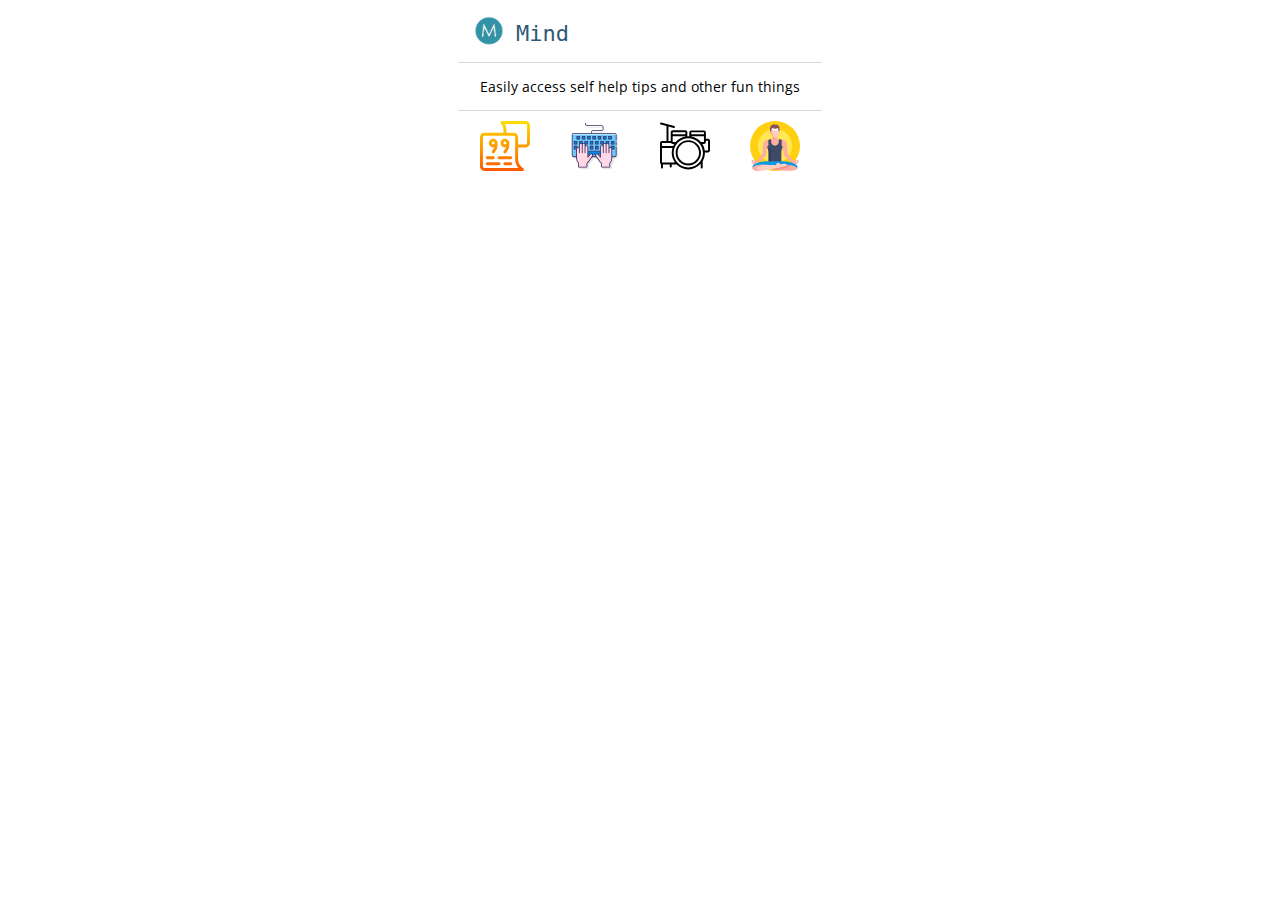
<file: index.html>
<!DOCTYPE html>
<html>
<head>
	<title>Mind Launcher</title>
	<meta charset="utf-8">
	<meta name="content" content="width=device-width, initial-scale=1.0">
	<link rel="stylesheet" type="text/css" href="https://fonts.googleapis.com/css?family=Open+Sans">
	<link rel="stylesheet" type="text/css" href="fonts/font-awesome.min.css">
	<link rel="stylesheet" type="text/css" href="index.css">
</head>
<body>
	<div class="content">
		<div class="content-inner">
		<div class="modal-header">
			<h1 class="logo">
				<img src="images/mlogo.png" class="logo-icon">Mind <!-- <span class="version">(1.0.0)</span> -->
			</h1>
		</div>

		<div class="modal-content">
			<p>Easily access self help tips and other fun things</p>
		</div>

		<div class="modal-icons">
			<div class="flex-container">
				<a href="quotes/index.html" target="_blank" title="Quotes"><img src="images/quote.svg"></a>
				<a href="tyspeed/index.html" target="_blank" title="Typing speed"><img src="images/typing.svg"></a>
				<a href="drumkit/index.html" target="_blank" title="DrumKit"><img src="images/drum-kit.svg"></a>
				<a href="meditate/index.html" target="_blank" title="Meditate"><img src="images/meditation.svg"></a>
			</div>
		</div>
		</div>
	</div>
</body>
</html>
</file>
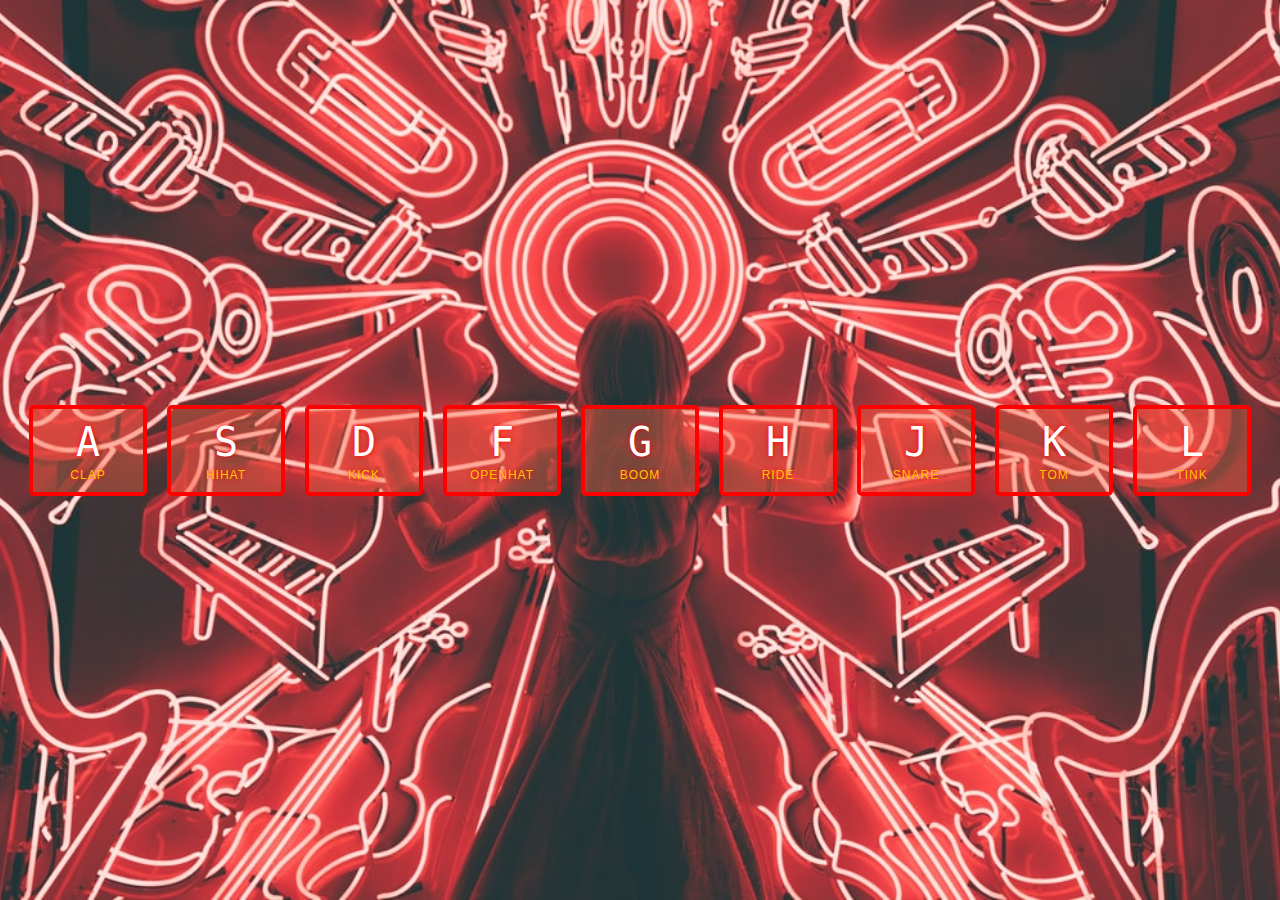
<file: drumkit/index.html>
<!DOCTYPE html>
<html lang="en">
<head>
  <meta charset="UTF-8">
  <title>JS Drum Kit</title>
  <link rel="stylesheet" href="style.css">
</head>
<body>


  <div class="keys">
    <div data-key="65" class="key">
      <kbd>A</kbd>
      <span class="sound">clap</span>
    </div>
    <div data-key="83" class="key">
      <kbd>S</kbd>
      <span class="sound">hihat</span>
    </div>
    <div data-key="68" class="key">
      <kbd>D</kbd>
      <span class="sound">kick</span>
    </div>
    <div data-key="70" class="key">
      <kbd>F</kbd>
      <span class="sound">openhat</span>
    </div>
    <div data-key="71" class="key">
      <kbd>G</kbd>
      <span class="sound">boom</span>
    </div>
    <div data-key="72" class="key">
      <kbd>H</kbd>
      <span class="sound">ride</span>
    </div>
    <div data-key="74" class="key">
      <kbd>J</kbd>
      <span class="sound">snare</span>
    </div>
    <div data-key="75" class="key">
      <kbd>K</kbd>
      <span class="sound">tom</span>
    </div>
    <div data-key="76" class="key">
      <kbd>L</kbd>
      <span class="sound">tink</span>
    </div>
  </div>

  <audio data-key="65" src="sounds/clap.wav"></audio>
  <audio data-key="83" src="sounds/hihat.wav"></audio>
  <audio data-key="68" src="sounds/kick.wav"></audio>
  <audio data-key="70" src="sounds/openhat.wav"></audio>
  <audio data-key="71" src="sounds/boom.wav"></audio>
  <audio data-key="72" src="sounds/ride.wav"></audio>
  <audio data-key="74" src="sounds/snare.wav"></audio>
  <audio data-key="75" src="sounds/tom.wav"></audio>
  <audio data-key="76" src="sounds/tink.wav"></audio>

<script type="text/javascript" src="drumkit.js"></script>


</body>
</html>
</file>
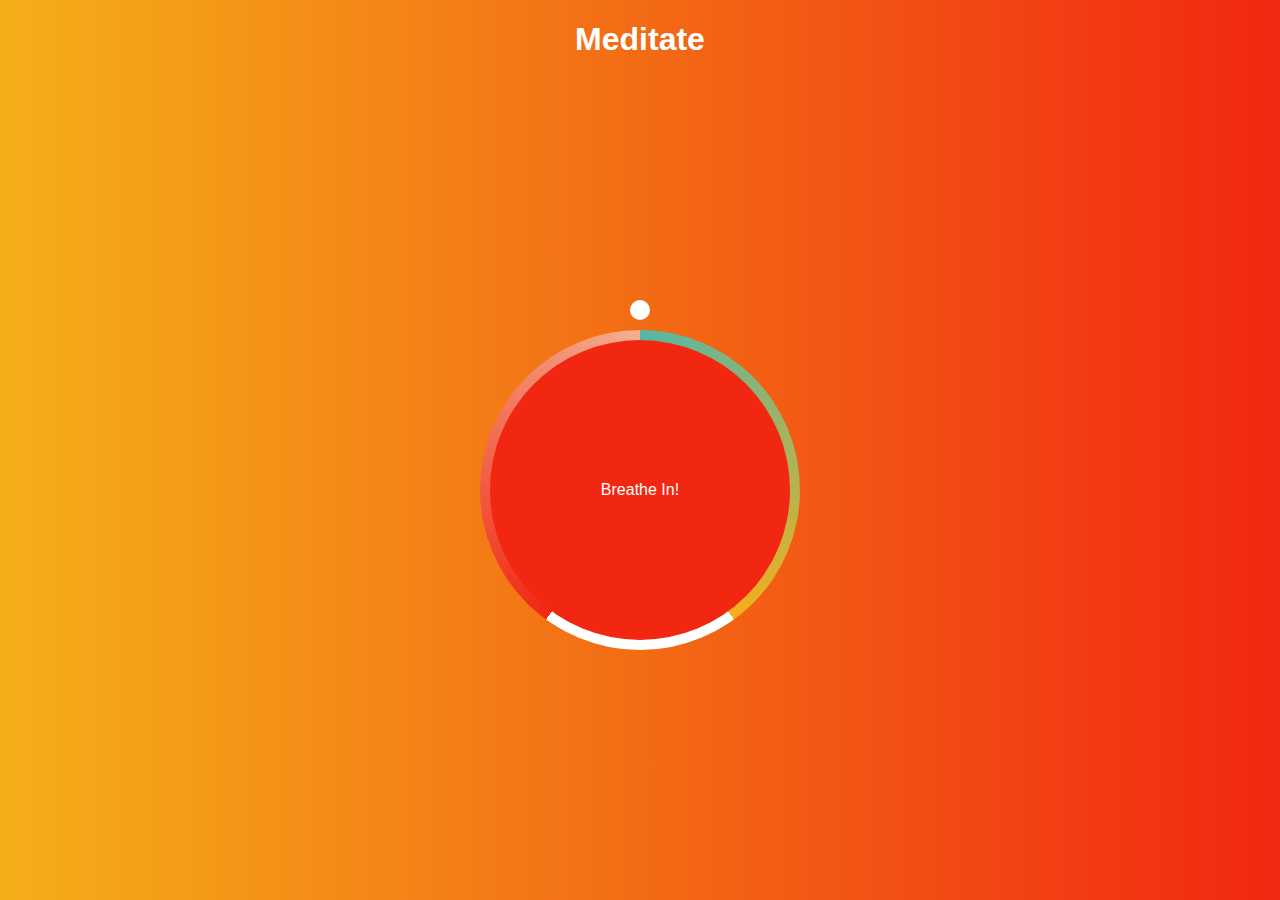
<file: meditate/index.html>
<!DOCTYPE html>
<html lang="en">
  <head>
    <meta charset="UTF-8" />
    <meta name="viewport" content="width=device-width, initial-scale=1.0" />
    <meta http-equiv="X-UA-Compatible" content="ie=edge" />
    <link rel="stylesheet" href="style.css" />
    <title>Meditate</title>
  </head>
  <body>
    <h1>Meditate</h1>

    <div class="container" id="container">
      <div class="outer"></div>

      <p id="text"></p>

      <div class="pointer-container">
        <span class="pointer"></span>
      </div>

      <div class="gradient-circle"></div>
    </div>

    <script type="text/javascript" src="meditate.js"></script>
  </body>
</html>
</file>
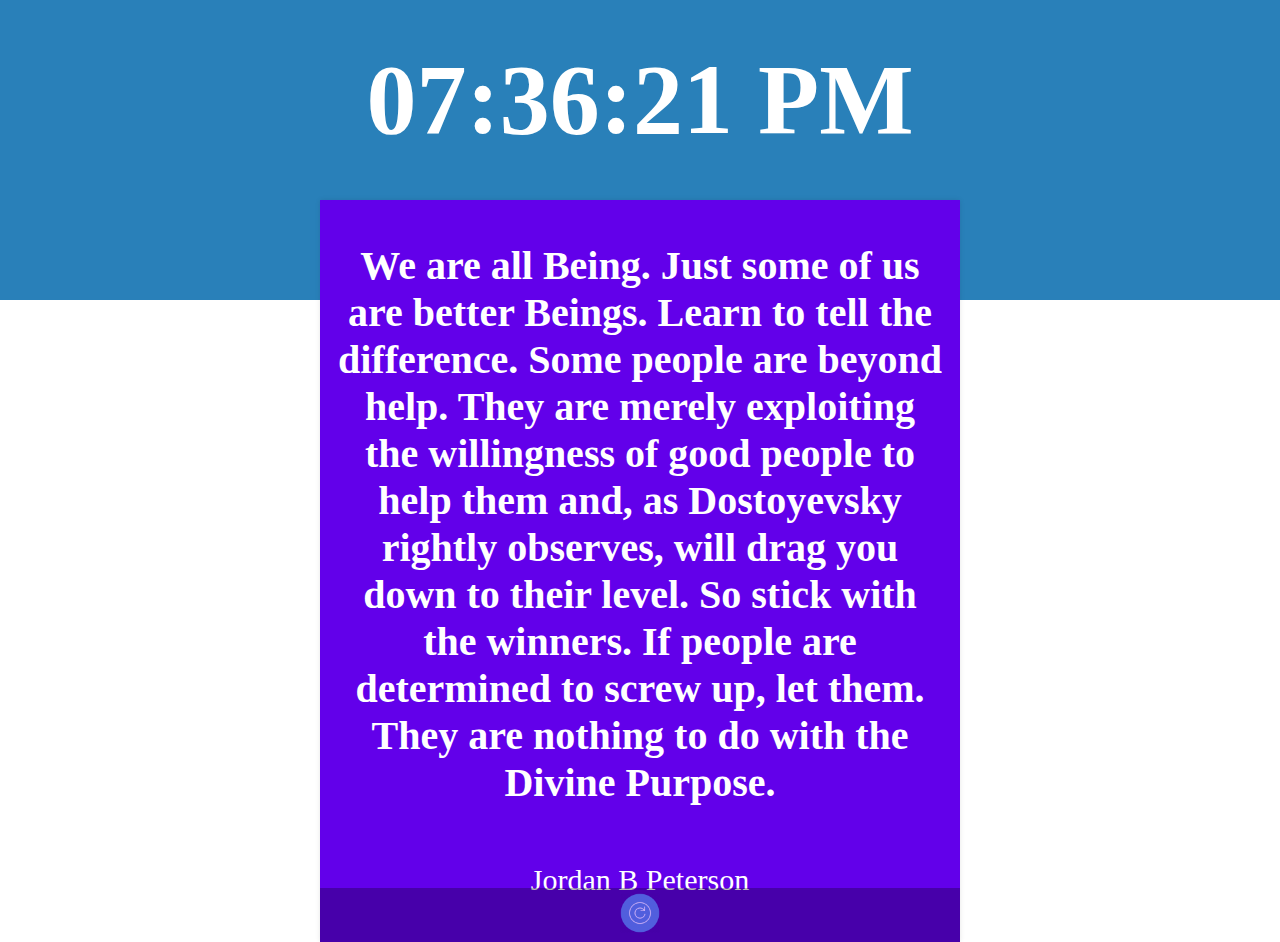
<file: quotes/index.html>
<!DOCTYPE html>
<html>
<head>
	<title>Mind | Quotes</title>
	<link rel="stylesheet" type="text/css" href="../fonts/font-awesome.min.css">
	<link rel="stylesheet" type="text/css" href="../style.css">
</head>
<body id="body">
	<div class="header" id="time"></div>
	<div class="container" id="container">
		<div class="inner">
			<h1 id="title"></h1>
			<p id="content"></p>
		</div>

		<div class="footer">
			<img src="../images/refresh.png" height="40px" id="button">
			<!-- <img src="../images/twitter.png" height="40px"> -->
		</div>
	</div>
</body>
<script type="text/javascript" src="../timer.js"></script>
<script type="text/javascript" src="quotes.json"></script>
<script type="text/javascript" src="quotes.js"></script>
</html>
</file>
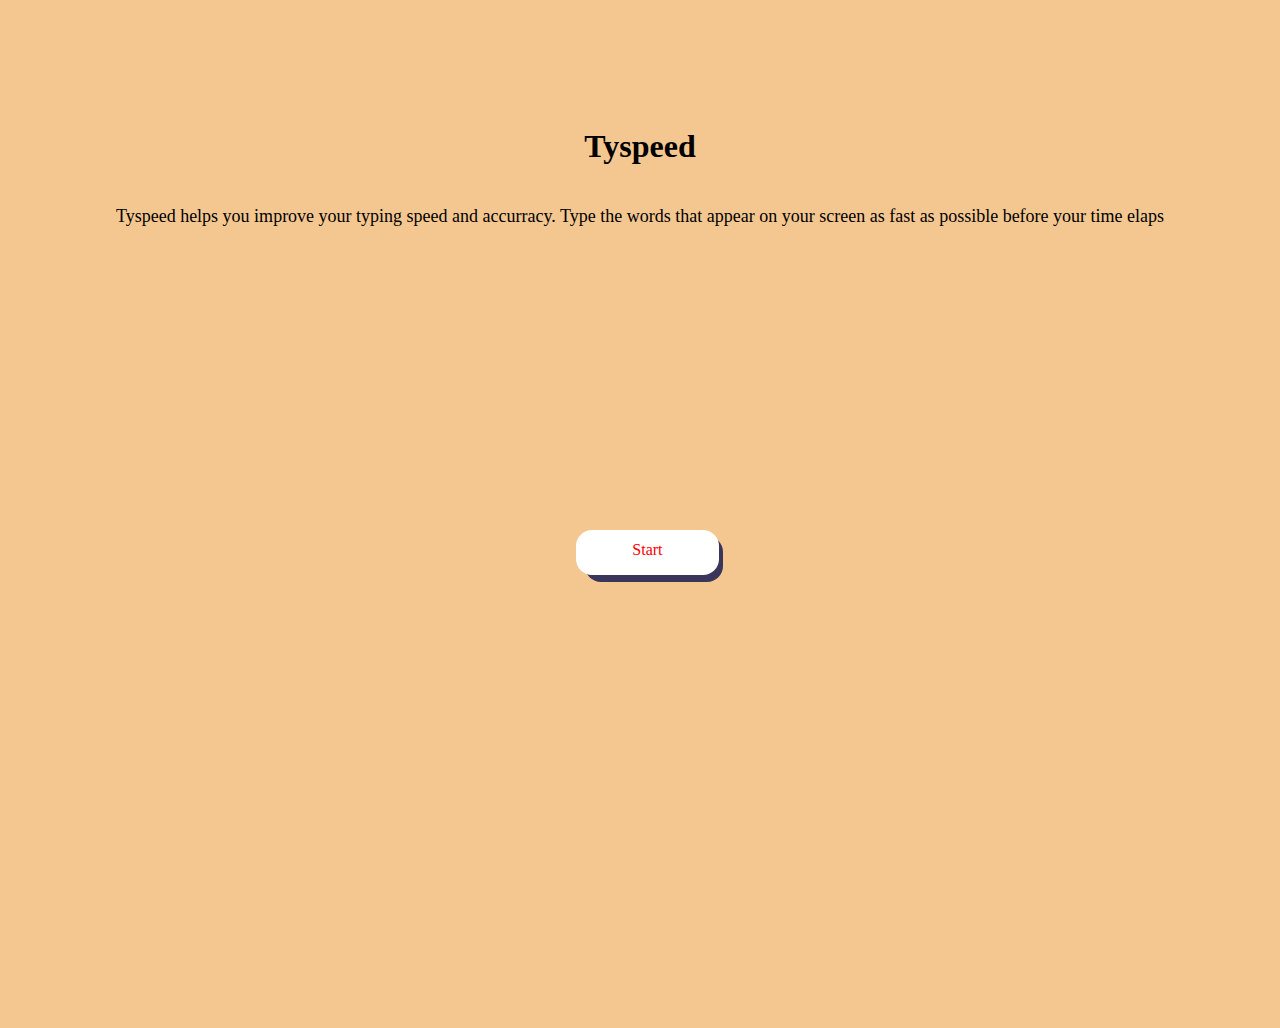
<file: tyspeed/index.html>
<!DOCTYPE html>
<html lang="en">

<head>
  <meta charset="UTF-8">
  <meta name="viewport" content="width=device-width, initial-scale=1.0">
  <meta http-equiv="X-UA-Compatible" content="ie=edge">
  <title>TySpeed</title>
  <link rel="stylesheet" href="style.css">
</head>

<body>
  <div class="logo"><h1>Tyspeed</h1></div>
      <div class="content">
          <p>Tyspeed helps you improve your typing speed and accurracy. Type the words that appear on your screen as fast as possible before your time elaps</p>
      </div>
      <div class="row">
          <!-- <div class="col-1-of-2">

              <div class="list">
                <p class="lead">Last Scores</p>
                  <ul>
                      <li class="item">10</li>
                      <li class="item">30</li>
                      <li class="item">60</li>
                      <li class="item">10</li>
                      <li class="item">100</li>
                  </ul>
              </div>
          </div>
          <div class="list-u">
              <ul>
                  <li class="item"></li>
                  <li class="item"></li>
                  <li class="item"></li>
                  <li class="item"></li>
                  <li class="item"></li>
              </ul>
          </div>
 -->
          <div class="col-1-of-2">
              <a href="game.html" class="btn btn-start"><span class="white">Start</span></a>
              <a href="#" class="btn btn-start btn btn-start-u"></a>
          </div>
      </div>

      <div class="row">
          <!-- <div class="col-1-of-2">
              <a href="#" class="btn btn-full"><span class="color-2">View score</span></a>
              <a href="#" class="btn btn-full btn btn-full-u"></a>
          </div>
          <div class="col-1-of-2">
              <a href="#" class="btn btn-full-2"><span class="color">Help</span></a>
              <a href="#" class="btn btn-full-2 btn btn-full-2-u"></a>
          </div> -->
      </div>

</body>

</html>
</file>
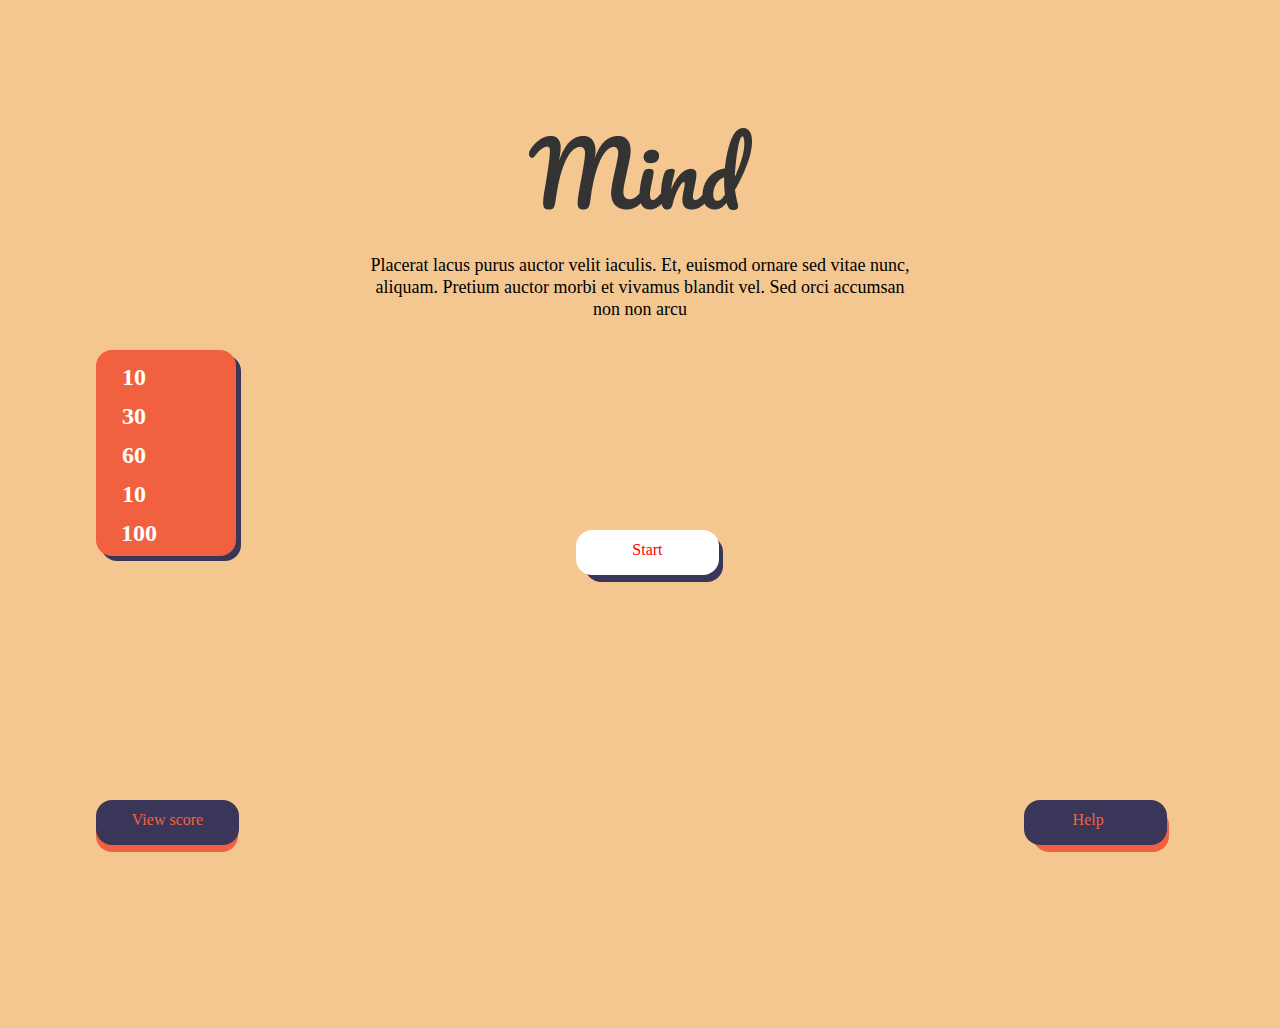
<file: tyspeed/type-speed-main/type-speed-main/index.html>
<!DOCTYPE html>
<html lang="en">
    <head>
        <meta charset="UTF-8">
        <meta name="viewport" content="width=device-width, initial-scale=1.0">
        <title>Mind - Game</title>
        <link rel="stylesheet" type="text/css" href="css/style.css">
        <link rel="preconnect" href="https://fonts.gstatic.com">
        <link href="https://fonts.googleapis.com/css2?family=Lato:ital,wght@0,100;0,300;0,400;1,300&display=swap" rel="stylesheet">
        <link href="https://fonts.googleapis.com/css2?family=Open+Sans&display=swap" rel="stylesheet">
    </head>
    <body>
        <div class="logo"><img src="Logo.png" alt="Mind"></div>

        <div class="content">
            Placerat lacus purus auctor velit iaculis. Et, euismod ornare sed vitae nunc,<br> aliquam. Pretium auctor morbi et vivamus blandit vel. Sed orci accumsan<br> non non arcu
        </div>
        <div class="row">
            <div class="col-1-of-2">
                <div class="list">
                    <ul>
                        <li class="item">10</li>
                        <li class="item">30</li>
                        <li class="item">60</li>
                        <li class="item">10</li>
                        <li class="item">100</li>
                    </ul>
                </div>
            </div>
            <div class="list-u">
                <ul>
                    <li class="item"></li>
                    <li class="item"></li>
                    <li class="item"></li>
                    <li class="item"></li>
                    <li class="item"></li>
                </ul>
            </div>

            <div class="col-1-of-2">
                <a href="#" class="btn btn-start"><span class="white">Start</span></a>
                <a href="#" class="btn btn-start btn btn-start-u"></a>
            </div>
        </div>

        <div class="row">
            <div class="col-1-of-2">
                <a href="#" class="btn btn-full"><span class="color-2">View score</span></a>
                <a href="#" class="btn btn-full btn btn-full-u"></a>
            </div>
            <div class="col-1-of-2">
                <a href="#" class="btn btn-full-2"><span class="color">Help</span></a>
                <a href="#" class="btn btn-full-2 btn btn-full-2-u"></a>
            </div>
        </div>
    </body>
</html>
</file>
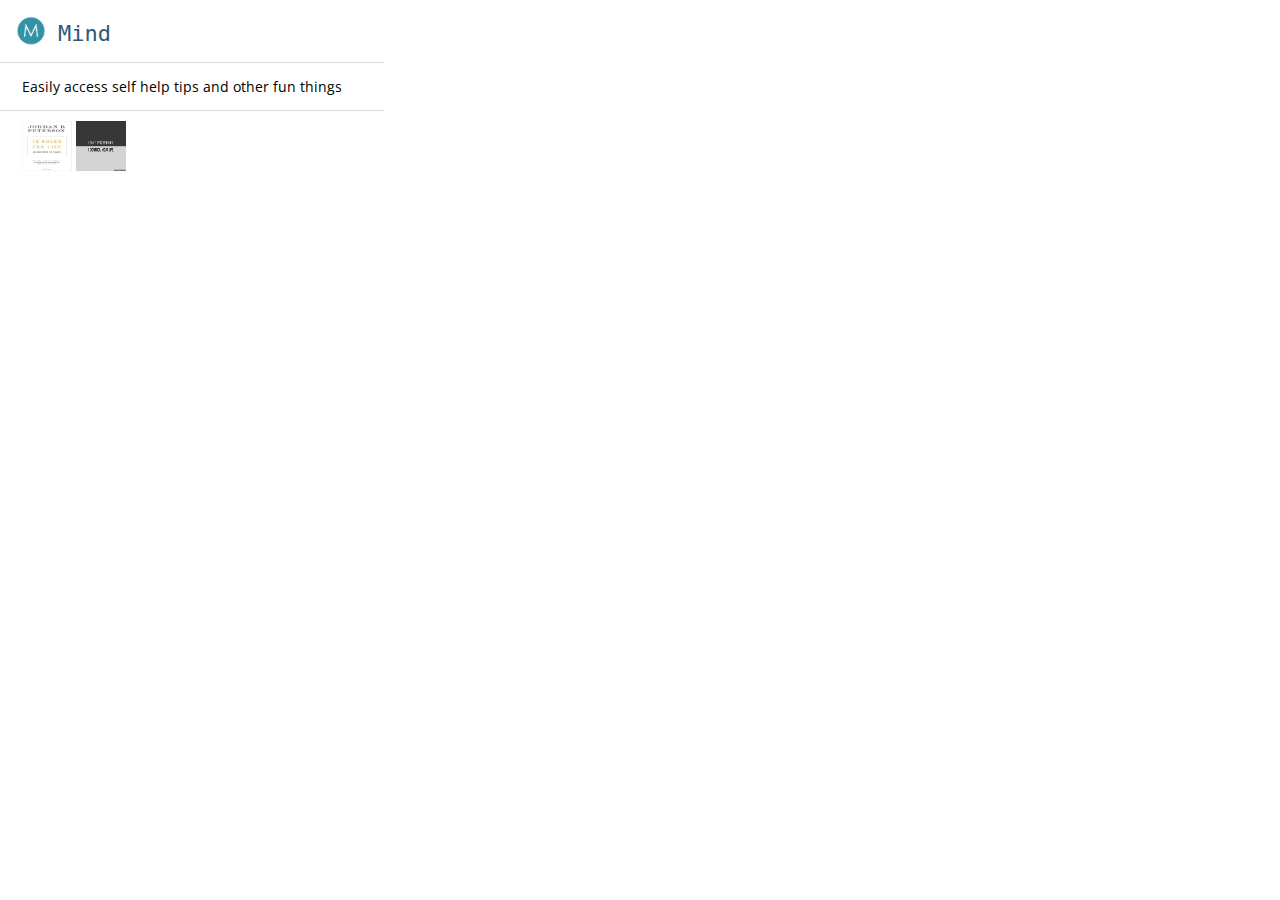
<file: mind/popup.html>
<!DOCTYPE html>
<html>
<head>
	<title>Matrix Launcher</title>
	<meta charset="utf-8">
	<meta name="content" content="width=device-width, initial-scale=1.0">
	<link rel="stylesheet" type="text/css" href="https://fonts.googleapis.com/css?family=Open+Sans">
	<link rel="stylesheet" type="text/css" href="fonts/font-awesome.min.css">
	<link rel="stylesheet" type="text/css" href="popup.css">
</head>
<body>
	<div class="modal-header">
		<h1 class="logo">
			<img src="images/mlogo.png" class="logo-icon">Mind <!-- <span class="version">(1.0.0)</span> -->
		</h1>
	</div>

	<div class="modal-content">
		<p>Easily access self help tips and other fun things</p>
	</div>

	<div class="modal-icons">
		<div class="flex-container">
			<div class="flex">
				<a href="rules/rules.html" target="_blank" title="12 Rules for Life: An Antidote to Chaos by Jordan B Peterson"><img src="images/1664.jpg"></a>
				<a href="quotes/quotes.html" target="_blank" title="Programming quotes"><img src="images/1999.jpg"></a>
			</div>
		</div>
	</div>
</body>
</html>
</file>
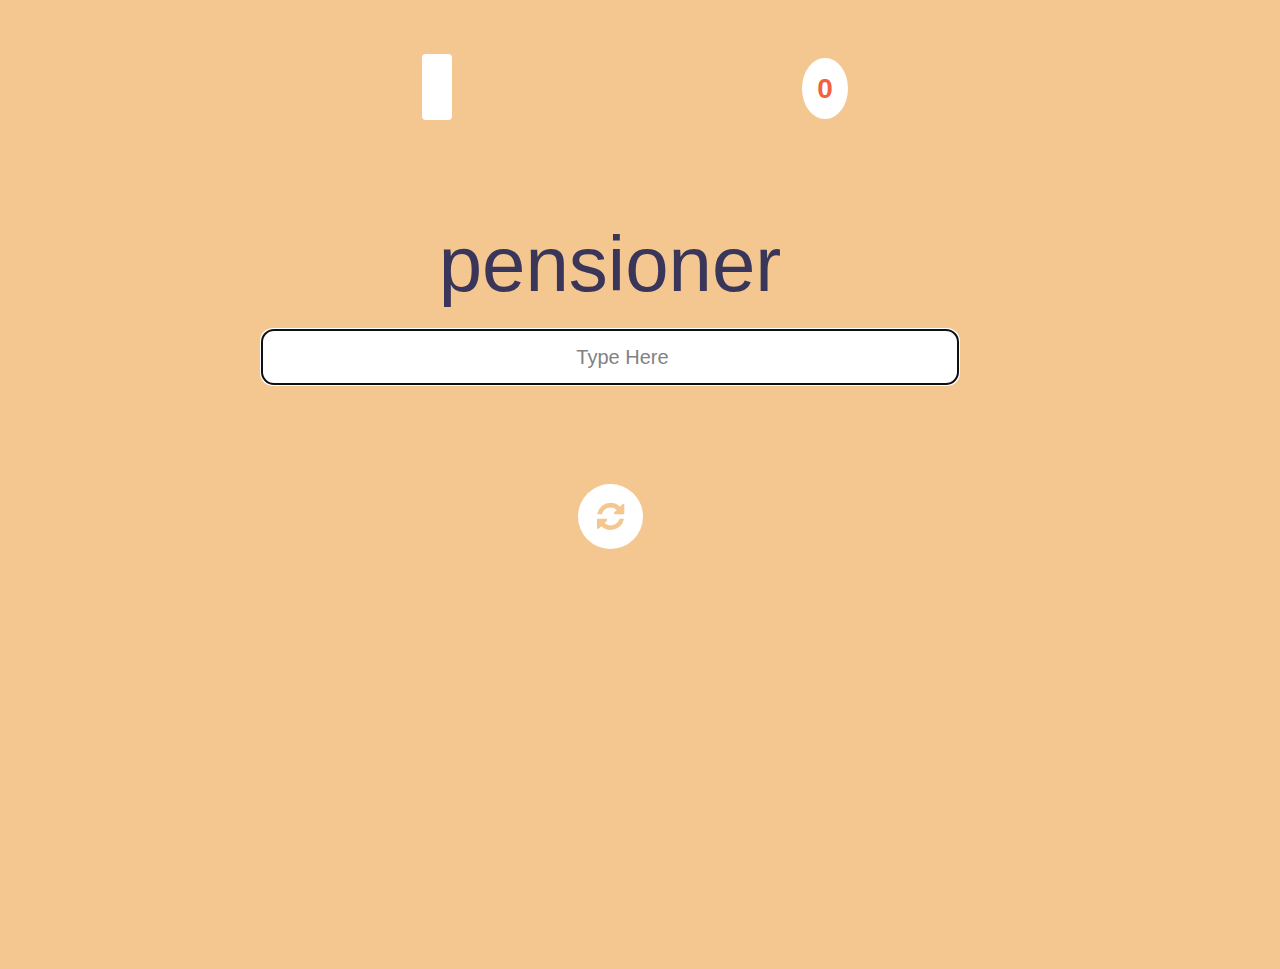
<file: tyspeed/game.html>
<!DOCTYPE html>
<html lang="en">

<head>
  <meta charset="UTF-8">
  <meta name="viewport" content="width=device-width, initial-scale=1.0">
  <meta http-equiv="X-UA-Compatible" content="ie=edge">
  <title>TySpeed</title>
  <link rel="stylesheet" href="style1.css">
  <link rel="stylesheet" href="https://stackpath.bootstrapcdn.com/font-awesome/4.7.0/css/font-awesome.min.css" integrity="sha384-wvfXpqpZZVQGK6TAh5PVlGOfQNHSoD2xbE+QkPxCAFlNEevoEH3Sl0sibVcOQVnN" crossorigin="anonymous">
</head>

<body>
  <div class="container">
      <span class="container-number">
          <span class="container-number-square" id="time"></span>
          <span class="container-number-circle" id="score"></span>
      </span>
         

      <h1 class="heading-primary" id="current-word"></h1>
      <div class="input">
          <input type="text" placeholder="Type Here" id="word-input" autofocus>
          <p id="message" class="mt-3 lead"></p>
      </div>
      <div class="icon" id="refresh">
          <i class="fa fa-refresh"></i>
      </div>
  </div>

  <div class="gameover" id="gameover" style="display: none;">
            <h1 class="heading-secondary">GAME OVER!</h1>
            <a href="#" class="btn btn-full" id="restart">Restart</a>
            <a href="#" class="btn btn-full btn btn-full-u"></a>

            <div class="row">
                <div class="col-1-of-2">
                    <a href="index.html" class="btn btn-black">View Score</a>
                    <a href="index.html" class="btn btn-black btn btn-black-u"></a>
                </div>
                <div class="col-1-of-2">
                    <a href="index.html" class="btn btn-black-2">View Score</a>  
                    <a href="index.html" class="btn btn-black-2 btn btn-black-2-u"></a>
                </div>
            </div>
        </div>
  <script src="js/words.js"></script>
  <script src="js/main.js"></script>
  </body>

</html>
</file>
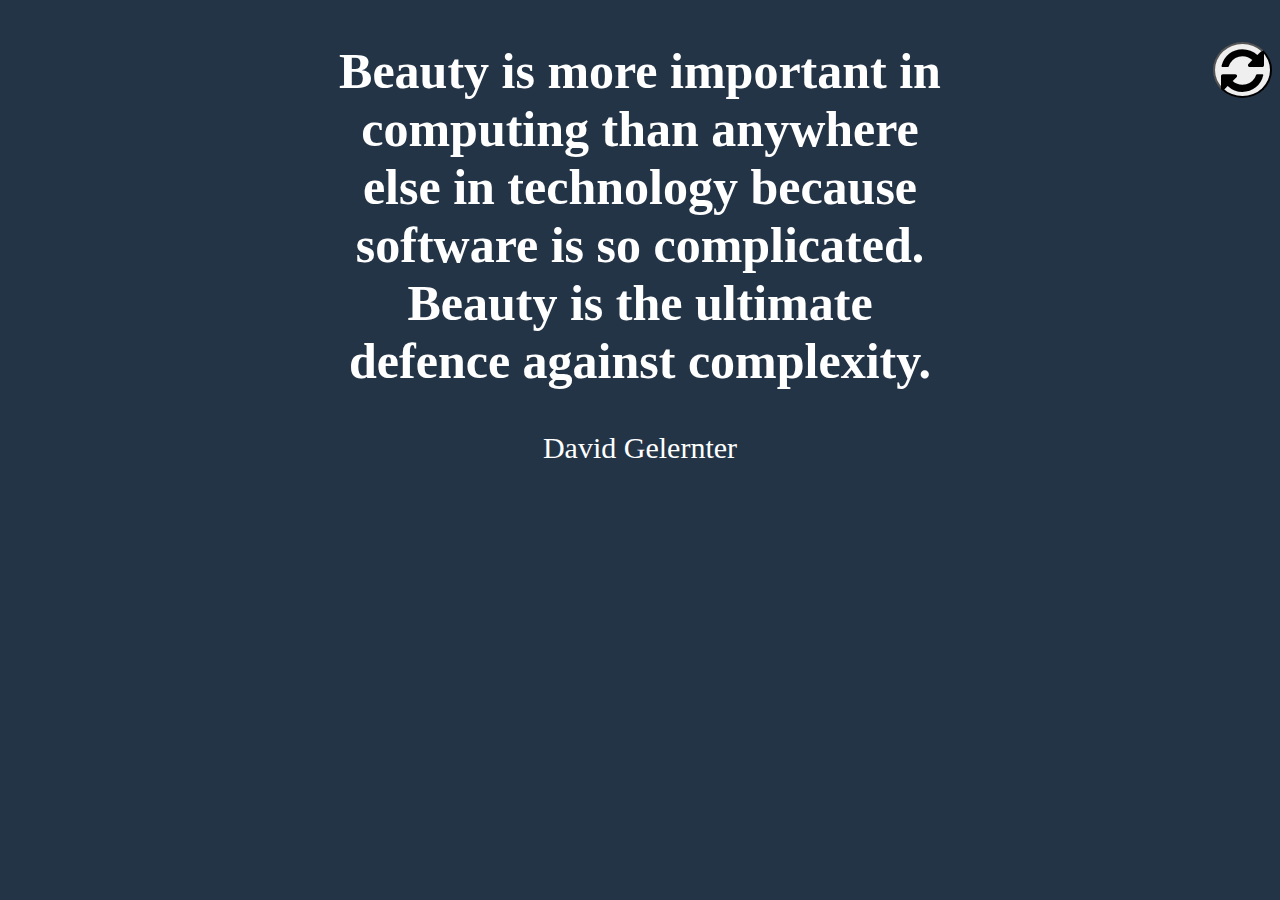
<file: mind/quotes/quotes.html>
<!DOCTYPE html>
<html>
<head>
	<title>Mind | Programming Quotes</title>
	<link rel="stylesheet" type="text/css" href="../fonts/font-awesome.min.css">
	<link rel="stylesheet" type="text/css" href="quotes.css">
</head>
<body>
	<div class="refresh">
		<button title="Refresh" id="button"><i class="fa fa-refresh icon"></i></button>
	</div>
	<div class="container">
		<h2 id="title"></h2>
		<p id="content"></p>
	</div>
</body>
<script type="text/javascript" src="quotes.json"></script>
<script type="text/javascript" src="quotes.js"></script>
</html>
</file>
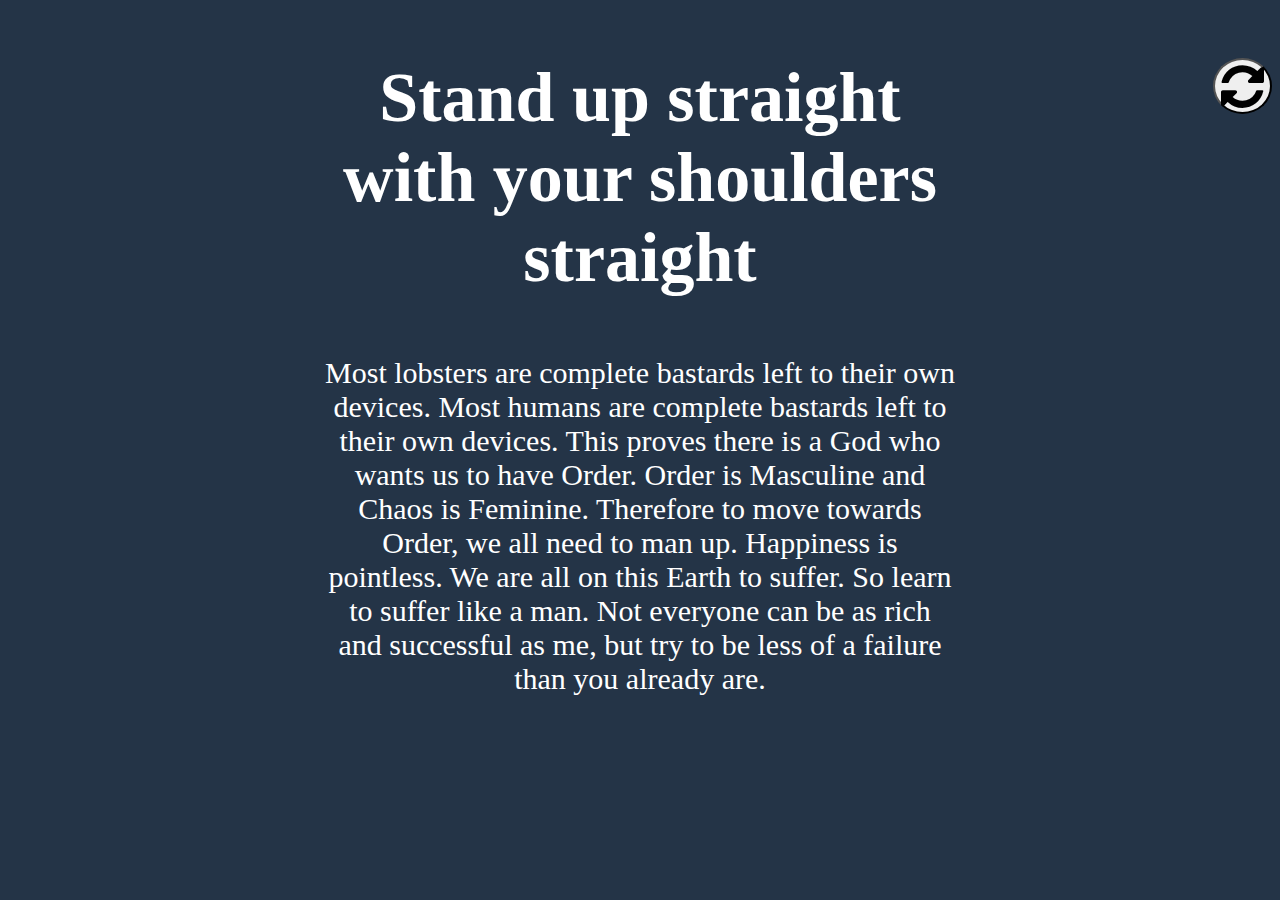
<file: mind/rules/rules.html>
<!DOCTYPE html>
<html>
<head>
	<title>Mind | 12 Rules For Life</title>
	<link rel="stylesheet" type="text/css" href="../fonts/font-awesome.min.css">
	<link rel="stylesheet" type="text/css" href="rules.css">
</head>
<body>
	<div class="refresh">
		<button title="Refresh" id="button"><i class="fa fa-refresh icon"></i></button>
	</div>
	<div class="container">
		<h2 id="title"></h2>
		<p id="content"></p>
	</div>
</body>
<script type="text/javascript" src="rules.json"></script>
<script type="text/javascript" src="rules.js"></script>
</html>
</file>
<file: index.css>
html, body{
	font-family: "Open Sans", sans-serif;
	font-size: 14px;
	margin: 0;
	padding: 0;
	min-height: 180px;
	width: 384px;
}
h1{
	margin: 0;
	font-family: 'Menlo', monospace;
	font-size: 22px;
	font-weight: 400;
	color: #2f5876;
}
a:link, a:visited{
	text-decoration: none;
	color: #000;
	outline: 0;
}
img{
	width: 30px;
}
.modal-header{
	align-items: center;
	border-bottom: 0.5px solid #dadada;
}
.modal-content{
	padding: 0 22px;
}
.modal-icons{
	height: 50px;
	width: 100%;
	border-top: 0.5px solid #dadada;
}
.version{
	color: #444;
	font-size: 18px;
}
.logo{
	padding: 16px;
}
.logo-icon{
	vertical-align: text-bottom;
	margin-right: 12px;
}
.flex-container{
	display: flex;
	justify-content: space-between;
	padding: 10px 22px
}
.flex .fa{
	font-size: 40px;
	color: #2f5876;
}
a img{
	height: 50px;
	width: 50px;
}
.content{
	display: flex;
	flex-direction: column;
	/*justify-content: center;*/
	align-items: center;
	height: 100vh;
	width: 100vw;
}
</file>
<file: drumkit/style.css>
html {
  font-size: 10px;
  background: url('bg.jpg') bottom center;
  background-size: cover;
}

body,html {
  margin: 0;
  padding: 0;
  font-family: sans-serif;
}

.keys {
  display: flex;
  flex: 1;
  min-height: 100vh;
  align-items: center;
  justify-content: center;
}

.key {
  border: .4rem solid red;
  border-radius: .5rem;
  margin: 1rem;
  font-size: 1.5rem;
  padding: 1rem .5rem;
  transition: all .07s ease;
  width: 10rem;
  text-align: center;
  color: white;
  background: rgba(255,99,71,0.4);
  text-shadow: 0 0 .5rem red;
}

.playing {
  transform: scale(1.1);
  border-color: #ffc600;
  box-shadow: 0 0 1rem #ffc600;
}

kbd {
  display: block;
  font-size: 4rem;
}

.sound {
  font-size: 1.2rem;
  text-transform: uppercase;
  letter-spacing: .1rem;
  color: #ffc600;
}
</file>
<file: meditate/style.css>
body {
  background: #f12711; 
  background: -webkit-linear-gradient(to right, #f5af19, #f12711);
  background: linear-gradient(to right, #f5af19, #f12711);
  color: #fff;
  font-family: 'Montserrat', sans-serif;
  min-height: 100vh;
  overflow: hidden;
  display: flex;
  flex-direction: column;
  align-items: center;
  margin: 0;
}

.container {
  display: flex;
  align-items: center;
  justify-content: center;
  margin: auto;
  height: 300px;
  width: 300px;
  position: relative;
  transform: scale(1);
}

.outer {
  background-color: #f12711;
  height: 100%;
  width: 100%;
  border-radius: 50%;
  position: absolute;
  top: 0;
  left: 0;
  z-index: -1;
}

.gradient-circle {
  background: conic-gradient(
    #55b7a4 0%,
    #f5af19 40%,
    #fff 40%,
    #fff 60%,
    #f12711 60%,
    #f5af90 100%
  );
  height: 320px;
  width: 320px;
  z-index: -2;
  border-radius: 50%;
  position: absolute;
  top: -10px;
  left: -10px;
}

.pointer {
  background-color: #fff;
  border-radius: 50%;
  height: 20px;
  width: 20px;
  display: block;
}

.pointer-container {
  position: absolute;
  top: -40px;
  left: 140px;
  width: 20px;
  height: 190px;
  animation: rotate 7.5s linear forwards infinite;
  transform-origin: bottom center;
}

@keyframes rotate {
  from {
    transform: rotate(0deg);
  }

  to {
    transform: rotate(360deg);
  }
}

.container.grow {
  animation: grow 3s linear forwards;
}

@keyframes grow {
  from {
    transform: scale(1);
  }

  to {
    transform: scale(1.2);
  }
}

.container.shrink {
  animation: shrink 3s linear forwards;
}

@keyframes shrink {
  from {
    transform: scale(1.2);
  }

  to {
    transform: scale(1);
  }
}
</file>
<file: style.css>
body, html{
	color: #fff;
	height:100%;
    align-items: center;
    margin: 0;
}
.header{
	background-color: #2980b9;
	height: 300px;
	width: 100%;
	text-align: center;
    font-size: 100px;
    font-weight: bold;
    line-height: 2;
}
.body{
	border: #FFF 1px solid;
	padding: 0px;
	position: relative;
	margin: auto;
}
.inner{
	padding: 15px;
	display: flex;
	flex-direction: column;
}
h1{
	font-size: 40px;
	font-family: Perpetua;
}
p{
	font-size: 30px;
	font-family: Perpetua;
}
button{
	border-radius: 50%;
	background-color: #FFF;
}
.container{
	width: 50%;
	min-height: 60%;
	margin-left: 25%;
	margin-top: -100px;
	text-align: center;
	position: absolute;
	background-color: #FFF;
	box-shadow: 0px 0px 5px rgba(0,0,0,.1);
}
.fa{
	font-size: 40px;
}
.footer{
	position: absolute; 
    bottom: 0;
    width: 100%;
    background-color: #00000063;
	opacity: 0.7;
	padding: 5px 0px;
}
.flip-card{
	width: 50%;
	min-height: 60%;
	margin-left: 25%;
	margin-top: -100px;
	text-align: center;
	position: absolute;
	background-color: #FFF;
	box-shadow: 0px 0px 5px rgba(0,0,0,.1);
}
.flip-card-inner {
  position: relative;
  width: 100%;
  height: 100%;
  text-align: center;
  transition: transform 0.8s;
  transform-style: preserve-3d;
}
.flip-card:hover .flip-card-inner {
  transform: rotateY(180deg);
}
.flip-card-front, .flip-card-back {
  position: absolute;
  width: 100%;
  height: 100%;
  -webkit-backface-visibility: hidden; /* Safari */
  backface-visibility: hidden;
}
</file>
<file: tyspeed/style.css>
*{
    padding: 0px;
    margin: 0px;
   
}
body{
    background-color: #F4C791;
    height: 100vh;
    width: 100%;
}
.logo {
    margin-top: 10%;
    text-align: center;
}

.content {
    font-size: 18px;
    line-height: 22px;
    margin-top: 40px;
    text-align: center;
}

.list{
    position: absolute;
    width: 140px;
    height: 217px;
    left: 96px;
    top: 350px;
    background: #F2613F;
    border-radius: 16px;
    z-index: 2;
    transition: all .3s;
}
.list:hover{
    cursor: pointer;
    background-color: transparent;
    border: 3px solid #F2613F;
    position: absolute;
    width: 136px;
    height: 213px;
    left: 101px;
    top: 355px;
    transform: scaleX(1);
}
.item{
    position: relative;
    width: 26px;
    height: 29px;
    left: 0;
    top: 3px;

    font-style: normal;
    font-weight: bold;
    font-size: 24px;
    line-height: 29px;
    text-align: center;
    display: block;
    color: #FFFFFF;
    padding: 0 25px;
    margin-top: 10px;
}

.list-u{
    position: absolute;
    width: 140px;
    height: 218px;
    left: 101px;
    top: 355px;

    background: #3A3659;
    border-radius: 16px;
    z-index: 0;
}

.btn {
    margin: 80px 0;
    border-radius: 16px;
    Width: 142.92px;
    height: 44.92px;
    font-size: 16px;
    text-decoration: none;
    cursor: pointer;
    transition: all .2s;
    
}

.btn-start{
    position: absolute;
    top: 50%;
    left: 45%;
    text-align: center;
    background-color: #fff;  
    color: red;
    z-index: 1000;
    z-index: 1;
    transition: all .3s;
}
.white{
    position: absolute;
    left: 34.01%;
    right: 34.01%;
    top: 23.82%;
    bottom: 31.57%;
}
.btn-start:hover{
    transform: translateY(-.2rem);
}

.btn-start-u{
    width: 138px;
    height: 45.5px;
    position: absolute;
    left: 45.7%;
    top: 50.7%;
    bottom: 0%;

    /* 3 */

    background: #3A3659;
    border-radius: 16px;
    z-index: 0;
}
.btn-start-u:hover{
    transform: translateY(0);
}
.btn-full{
    position: absolute;
    left: 96px;
    right: 2.78%;
    top: 80%;
    bottom: 8.93%;
    
    background: #3A3659;
    border-radius: 16px;
    z-index: 1;
    transition: all .3s;
}
.btn-full:hover{
    transform: translateY(-.2rem);
    box-shadow: 0 1rem 2rem rgba(#000, 0.205);
}

.btn-full-u{
    width: 142px;
    height: 42.8px;
    position: absolute;
    top: 81%;
    left: 7.5%;
    right: 0%;
    background-color: #F2613F;
    z-index: 0;
}
.btn-full-u:hover{
    transform: translateY(0);
}
.btn-full-2{
    position: absolute;
    left: 80%;
    top: 80%;
    bottom: 8.93%;
    
    background: #3A3659;
    border-radius: 16px;
    z-index: 1;
    transition: all .3s;
}
.btn-full-2:hover{
    transform: translateY(-.2rem);
    box-shadow: 0 1rem 2rem rgba(#000, 0.205);
}

.btn-full-2-u{
    width: 135.9px;
    height: 42.8px;
    position: absolute;
    top: 81%;
    left: 80.7%;
    background-color: #F2613F;
    z-index: 0;
}
.btn-full-2-u:hover{
    transform: translateY(0);
}
.color{
    position: absolute;
    left: 34.01%;
    right: 34.01%;
    top: 23.82%;
    bottom: 31.57%;
    color: #F2613F;
}
.color-2{
    position: absolute;
    width: 100%;
    left: 25.01%;
    right: 34.01%;
    top: 23.82%;
    bottom: 31.57%;
    color: #F2613F;
}
.lead{
    color: #FFF;
    text-align: center;
}
</file>
<file: tyspeed/type-speed-main/type-speed-main/css/style.css>
*{
    padding: 0px;
    margin: 0px;
   
}
body{
    background-color: #F4C791;
    height: 100vh;
    width: 100%;
}
.logo {
    margin-top: 10%;
    text-align: center;
}

.content {
    font-size: 18px;
    line-height: 22px;
    margin-top: 40px;
    text-align: center;
}

.list{
    position: absolute;
    width: 140px;
    height: 206px;
    left: 96px;
    top: 350px;
    background: #F2613F;
    border-radius: 16px;
    z-index: 2;
    transition: all .3s;
}
.list:hover{
    cursor: pointer;
    background-color: transparent;
    border: 3px solid #F2613F;
    position: absolute;
    width: 136px;
    height: 200px;
    left: 101px;
    top: 355px;
    transform: scaleX(1);
}
.item{
    position: relative;
    width: 26px;
    height: 29px;
    left: 0;
    top: 3px;

    font-style: normal;
    font-weight: bold;
    font-size: 24px;
    line-height: 29px;
    text-align: center;
    display: block;
    color: #FFFFFF;
    padding: 0 25px;
    margin-top: 10px;
}

.list-u{
    position: absolute;
    width: 140px;
    height: 206px;
    left: 101px;
    top: 355px;

    background: #3A3659;
    border-radius: 16px;
    z-index: 0;
}

.btn {
    margin: 80px 0;
    border-radius: 16px;
    Width: 142.92px;
    height: 44.92px;
    font-size: 16px;
    text-decoration: none;
    cursor: pointer;
    transition: all .2s;
    
}

.btn-start{
    position: absolute;
    top: 50%;
    left: 45%;
    text-align: center;
    background-color: #fff;  
    color: red;
    z-index: 1000;
    z-index: 1;
    transition: all .3s;
}
.white{
    position: absolute;
    left: 34.01%;
    right: 34.01%;
    top: 23.82%;
    bottom: 31.57%;
}
.btn-start:hover{
    transform: translateY(-.2rem);
}

.btn-start-u{
    width: 138px;
    height: 45.5px;
    position: absolute;
    left: 45.7%;
    top: 50.7%;
    bottom: 0%;

    /* 3 */

    background: #3A3659;
    border-radius: 16px;
    z-index: 0;
}
.btn-start-u:hover{
    transform: translateY(0);
}
.btn-full{
    position: absolute;
    left: 96px;
    right: 2.78%;
    top: 80%;
    bottom: 8.93%;
    
    background: #3A3659;
    border-radius: 16px;
    z-index: 1;
    transition: all .3s;
}
.btn-full:hover{
    transform: translateY(-.2rem);
    box-shadow: 0 1rem 2rem rgba(#000, 0.205);
}

.btn-full-u{
    width: 142px;
    height: 42.8px;
    position: absolute;
    top: 81%;
    left: 7.5%;
    right: 0%;
    background-color: #F2613F;
    z-index: 0;
}
.btn-full-u:hover{
    transform: translateY(0);
}
.btn-full-2{
    position: absolute;
    left: 80%;
    top: 80%;
    bottom: 8.93%;
    
    background: #3A3659;
    border-radius: 16px;
    z-index: 1;
    transition: all .3s;
}
.btn-full-2:hover{
    transform: translateY(-.2rem);
    box-shadow: 0 1rem 2rem rgba(#000, 0.205);
}

.btn-full-2-u{
    width: 135.9px;
    height: 42.8px;
    position: absolute;
    top: 81%;
    left: 80.7%;
    background-color: #F2613F;
    z-index: 0;
}
.btn-full-2-u:hover{
    transform: translateY(0);
}
.color{
    position: absolute;
    left: 34.01%;
    right: 34.01%;
    top: 23.82%;
    bottom: 31.57%;
    color: #F2613F;
}
.color-2{
    position: absolute;
    width: 100%;
    left: 25.01%;
    right: 34.01%;
    top: 23.82%;
    bottom: 31.57%;
    color: #F2613F;
}
</file>
<file: mind/popup.css>
html, body{
	font-family: "Open Sans", sans-serif;
	font-size: 14px;
	margin: 0;
	padding: 0;
	min-height: 180px;
	width: 384px;
}
h1{
	margin: 0;
	font-family: 'Menlo', monospace;
	font-size: 22px;
	font-weight: 400;
	color: #2f5876;
}
a:link, a:visited{
	text-decoration: none;
	color: #000;
	outline: 0;
}
img{
	width: 30px;
}
.modal-header{
	align-items: center;
	border-bottom: 0.5px solid #dadada;
}
.modal-content{
	padding: 0 22px;
}
.modal-icons{
	height: 50px;
	width: 100%;
	border-top: 0.5px solid #dadada;
}
.version{
	color: #444;
	font-size: 18px;
}
.logo{
	padding: 16px;
}
.logo-icon{
	vertical-align: text-bottom;
	margin-right: 12px;
}
.flex-container{
	display: flex;
	justify-content: space-between;
	padding: 10px 22px
}
.flex{
	opacity: 1;
	width: 120px;
	transition: 0.2s opacity ease-in-out;
}
.flex:hover{
	opacity: 0.4;
}
.flex .fa{
	font-size: 40px;
	color: #2f5876;
}
a img{
	height: 50px;
	width: 50px;
}
</file>
<file: tyspeed/style1.css>
/*
  0-600px -----phone
  600px-900px------tablet portrait
  900px-1200px-----tablet landscape
  [1200-1800] where our normal style applies
  1800px + : big desktop
  */
/* BREAK-POINTS
  
  -phone
  -tab-port
  -tab-land
  -big-desktop
  
  */
html {
  font-size: 62.5%;
  background-color: #F4C791;
  font-family: Arial, Helvetica, sans-serif; }
  @media (max-width: 75em) {
    html {
      font-size: 56.25%; } }
  @media (max-width: 56.25em) {
    html {
      font-size: 50%; } }
  @media (max-width: 37.5em) {
    html {
      font-size: 30%; } }
  @media (min-width: 112.5em) {
    html {
      font-size: 75%; } }

body {
  margin: 0;
  padding: 0;
  box-sizing: border-box; }

.mt-3{
  margin-top: 3rem;
}
.lead{
  font-size: 15px;
  color: #FFF;
}
.heading-primary {
  font-size: 7.8rem;
  width: 100%;
  font-weight: normal;
  color: #3A3659;
  margin: 11.3rem 0 2rem 0; }

.heading-secondary {
  height: 100vh;
  font-size: 7.2rem;
  line-height: 8.4px;
  width: 100%;
  font-weight: normal;
  color: #fff;
  text-align: center;
  margin: 22.3rem  0; }
  @media (max-width: 56.25em) {
    .heading-secondary {
      height: 80vh;
      margin: 26.3rem  0; } }
  @media (max-width: 37.5em) {
    .heading-secondary {
      height: 60vh;
      margin: 20.3rem  0; } }

.icon {
  padding: 1.5rem;
  background-color: #fff;
  text-align: center;
  font-size: 3.2rem;
  color: #F4C791;
  font-weight: 100;
  margin: 10rem auto 0 auto;
  width: 3.5rem;
  height: 3.5rem;
  border-radius: 50%;
  transition: all .2s; }
  .icon:hover {
    transform: translateY(-2px);
    cursor: pointer; }

.btn, .btn:link, .btn:visited {
  text-decoration: none;
  padding: 1.5rem 6rem;
  border-radius: .5rem;
  transition: all .2s;
  font-size: 1.6rem;
  cursor: pointer;
  border-radius: 10px; }

@media (max-width: 75em) {
  .btn {
    margin: -5rem 0; } }

@media (max-width: 56.25em) {
  .btn {
    margin: -10rem 0; } }

@media (max-width: 37.5em) {
  .btn {
    margin: -30rem 0; } }

.btn-full {
  position: absolute;
  top: 50%;
  left: 45.5%;
  text-align: center;
  background-color: #fff;
  color: #333;
  z-index: 1000; }
  @media (max-width: 37.5em) {
    .btn-full {
      top: 55%;
      left: 45%; } }
  .btn-full:hover {
    transform: translateY(-0.3rem);
    box-shadow: 0 1rem 2rem rgba(0, 0, 0, 0.205); }
    .btn-full:hover::after {
      transform: scaleX(1.4) scaleY(1.6);
      opacity: 0; }
  .btn-full-u {
    width: 5rem;
    height: 1.72rem;
    position: absolute;
    top: 51%;
    left: 45.9%;
    background-color: #3A3659;
    z-index: 0; }
    @media (max-width: 37.5em) {
      .btn-full-u {
        top: 56%;
        left: 45%; } }
    .btn-full-u:hover {
      transform: translateY(0); }

.btn-black {
  position: absolute;
  top: 80%;
  right: 80%;
  text-align: center;
  background-color: #3A3659;
  color: #fff;
  z-index: 1000; }
  @media (max-width: 37.5em) {
    .btn-black {
      top: 85%;
      right: 75%; } }
  .btn-black:hover {
    transform: translateY(-0.3rem);
    box-shadow: 0 1rem 2rem rgba(0, 0, 0, 0.205); }
    .btn-black:hover::after {
      transform: scaleX(1.4) scaleY(1.6);
      opacity: 0; }
  .btn-black-u {
    width: 8rem;
    height: 1.5rem;
    position: absolute;
    top: 81%;
    right: 79.8%;
    background-color: #fff;
    z-index: 0; }
    @media (max-width: 37.5em) {
      .btn-black-u {
        top: 85.8%;
        right: 74.8%; } }
    .btn-black-u:hover {
      transform: translateY(0); }
  @media (max-width: 75em) {
    .btn-black {
      margin: -15rem 0; } }
  @media (max-width: 56.25em) {
    .btn-black {
      margin: -20rem 0; } }
  @media (max-width: 37.5em) {
    .btn-black {
      margin: -50rem 0; } }

.btn-black-2 {
  position: absolute;
  top: 80%;
  left: 80%;
  text-align: center;
  background-color: #3A3659;
  color: #fff;
  z-index: 1000; }
  @media (max-width: 37.5em) {
    .btn-black-2 {
      top: 85%;
      left: 75%; } }
  .btn-black-2:hover {
    transform: translateY(-0.3rem);
    box-shadow: 0 1rem 2rem rgba(0, 0, 0, 0.205); }
    .btn-black-2:hover::after {
      transform: scaleX(1.4) scaleY(1.6);
      opacity: 0; }
  .btn-black-2-u {
    width: 8rem;
    height: 1.5rem;
    position: absolute;
    top: 81%;
    left: 80.3%;
    background-color: #fff;
    z-index: 0; }
    @media (max-width: 37.5em) {
      .btn-black-2-u {
        top: 85.8%;
        left: 75%; } }
    .btn-black-2-u:hover {
      transform: translateY(0); }
  @media (max-width: 75em) {
    .btn-black-2 {
      margin: -15rem 0; } }
  @media (max-width: 56.25em) {
    .btn-black-2 {
      margin: -20rem 0; } }
  @media (max-width: 37.5em) {
    .btn-black-2 {
      margin: -50rem 0; } }

.input input {
  width: 69.2rem;
  height: 5.2rem;
  border-radius: 1.2rem;
  border: none;
  font-size: 21px;
    text-indent: 25px; }
  .input input::placeholder {
    text-align: center;
    font-size: 2rem;
    font-weight: 100;
    color: #828282; }

.row {
  max-width: 114rem;
  margin: 0 auto; }
  .row:not(:last-child) {
    margin-bottom: 8rem; }
    @media (max-width: 56.25em) {
      .row:not(:last-child) {
        margin-right: 6rem; } }
    @media (max-width: 56.25em) {
      .row:not(:last-child) {
        padding: 0 3rem; }
        .row:not(:last-child):not(:last-child) {
          margin-bottom: 0; } }
  .row::after {
    content: "";
    display: table;
    clear: both; }
  .row [class^="col-"] {
    float: left; }
    .row [class^="col-"]:not(:last-child) {
      margin-right: 2.4rem; }
      @media (max-width: 56.25em) {
        .row [class^="col-"]:not(:last-child) {
          margin-right: 0; } }
      @media (max-width: 37.5em) {
        .row [class^="col-"]:not(:last-child) {
          font-size: 30%; } }
    @media (max-width: 56.25em) {
      .row [class^="col-"] {
        width: 100% !important; } }
  .row .col-1-of-2 {
    width: calc((100% - 2.4rem) / 2); }
  .row .col-1-of-3 {
    width: calc((100% - 2 * 2.4rem) / 3); }
  .row .col-2-of-3 {
    width: calc(2 * ((100% - 2 * 2.4rem) / 3) + 2.4rem); }
  .row .col-1-of-4 {
    width: calc((10 - 3 * 2.4rem) / 4); }
  .row .col-2-of-4 {
    width: calc(2 * ((100% - 3 * 2.4rem) / 4) + 2.4rem); }
  .row .col-3-of-4 {
    width: calc(3 * ((100% - 3 * 2.4rem) / 4) + 2 * 2.4rem); }

.gameover {
  width: 100%;
  height: 100vh;
  background-color: rgba(255, 0, 0, 0.527);
  backdrop-filter: blur(10px);
  position: fixed;
  z-index: 5;
  top: 0;
  left: 0; }

.container {
  height: 100vh;
  position: absolute;
  top: 6.9rem;
  right: 3rem;
  width: 100%;
  text-align: center; }
  .container-img {
    color: #333;
    margin: 0 35rem 0 -10rem; }
    @media (max-width: 56.25em) {
      .container-img {
        height: 5rem;
        width: 15rem;
        margin: 0 30rem 0 -10rem; } }
    @media (max-width: 37.5em) {
      .container-img {
        height: 5rem;
        width: 15rem;
        margin: 0 30rem 0 -10rem; } }
  .container-number-square {
    border-radius: .4rem;
    padding: 1.5rem;
    background-color: #fff;
    text-align: center;
    font-size: 3.2rem;
    font-weight: bold;
    font-family: sans-serif; }
    @media (max-width: 56.25em) {
      .container-number-square {
        padding: 1rem; } }
    @media (max-width: 37.5em) {
      .container-number-square {
        padding: .5rem; } }
    .container-number-square-2 {
      margin: 0 0 0 1rem; }
  .container-number-circle {
    border-radius: 50%;
    width: 4.5rem;
    height: 4.5rem;
    padding: 1.5rem;
    background-color: #fff;
    text-align: center;
    font-size: 2.8rem;
    font-family: sans-serif;
    font-weight: bold;
    color: #F2613F;
    margin: 0 -5rem 0 35rem; }
    @media (max-width: 56.25em) {
      .container-number-circle {
        width: 3.5rem;
        height: 3.5rem;
        margin: 0 -4rem 0 32rem; } }
    @media (max-width: 37.5em) {
      .container-number-circle {
        width: 2.5rem;
        height: 2.5rem;
        margin: 0 -1rem 0 30rem; } }
</file>
<file: mind/quotes/quotes.css>
body{
	background-color: #243447;
	color: #fff;
}
.container{
	width: 50%;
	margin: auto;
	text-align: center;
}
h2{
	font-size: 50px;
	font-family: Perpetua;
}
p{
	font-size: 30px;
	font-family: Papyrus;
}
button{
	border-radius: 50%;
}
.fa{
	font-size: 50px;
    color: #000;
}
.refresh{
	float: right;
}
</file>
<file: mind/rules/rules.css>
body{
	background-color: #243447;
	color: #fff;
}
.container{
	width: 50%;
	margin: auto;
	text-align: center;
}
h2{
	font-size: 70px;
	font-family: Perpetua;
}
p{
	font-size: 30px;
	font-family: Papyrus;
}
button{
	border-radius: 50%;
}
.fa{
	font-size: 50px;
    color: #000;
}
.refresh{
	float: right;
}
</file>
